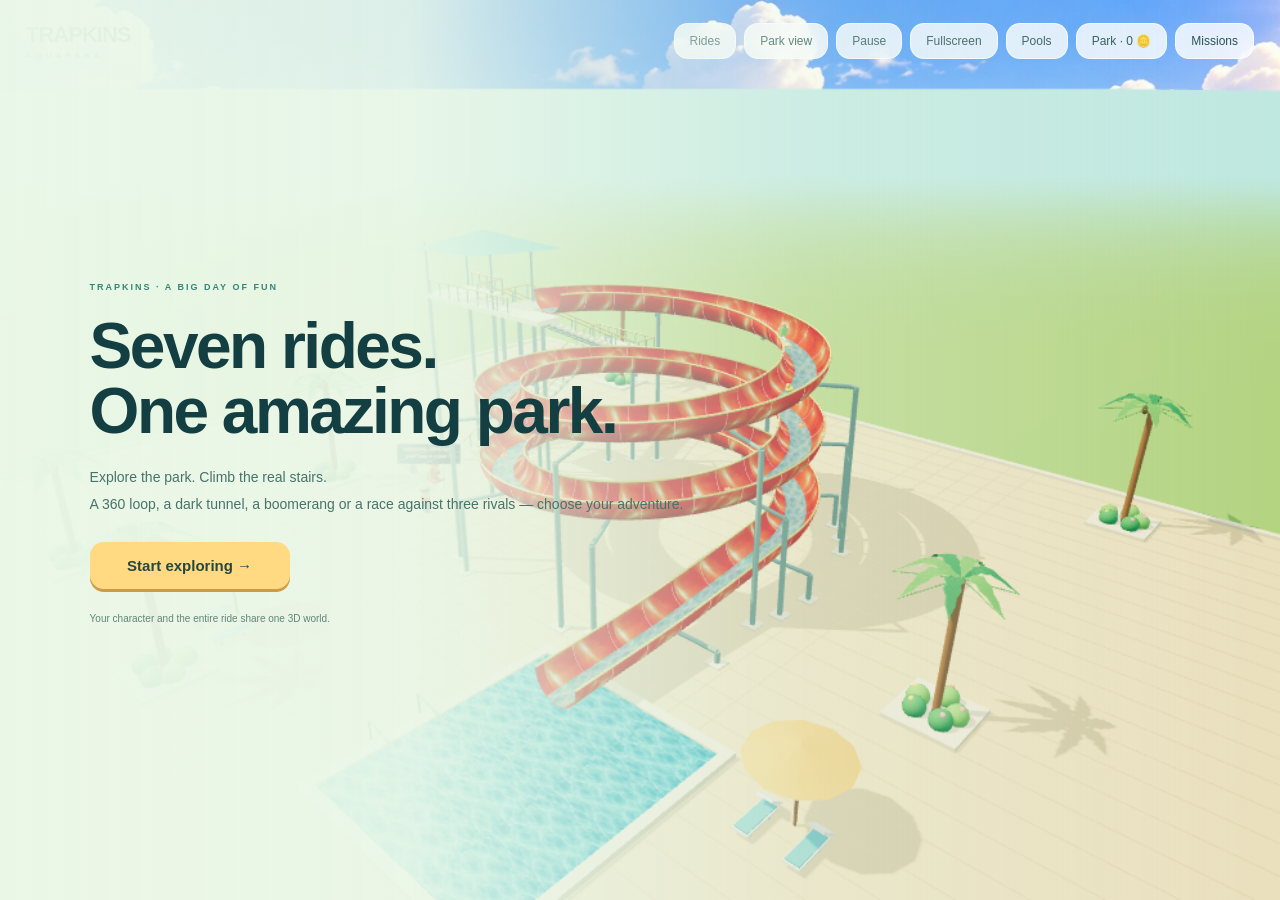
<file: index.html>
<!doctype html>
<html lang="en">
<head>
<meta charset="utf-8"><meta name="viewport" content="width=device-width,initial-scale=1,viewport-fit=cover">
<title>TRAPKINS — seven water slides</title>
<link rel="icon" href="data:image/svg+xml,%3Csvg xmlns='http://www.w3.org/2000/svg' viewBox='0 0 32 32'%3E%3Ctext y='26' font-size='27'%3E🌊%3C/text%3E%3C/svg%3E">
<link rel="stylesheet" href="slice.css?v=38">
</head>
<body>
<main id="scene" aria-label="3D aquapark with selectable rides"></main>
<header class="topbar"><div class="wordmark">TRAPKINS <span>AQUAPARK</span></div><div class="top-actions"><button id="view" title="Park overview">Park view</button><button id="pause" title="Pause">Pause</button><button id="fullscreen" title="Fullscreen">Fullscreen</button></div></header>
<section class="ride-card" hidden><span class="eyebrow">ONE RIDE · A FULL ADVENTURE</span><nav class="course-picker" aria-label="Choose a ride"><button data-course="spiral" class="selected">Spiral</button><button data-course="tunnel">Tunnel</button><button data-course="kamikaze">Kamikaze 360</button><button data-course="flush">Super Flush 🚽</button><button data-course="blackhole">Black Hole</button><button data-course="boomerang">Boomerang</button><button data-course="race">Rainbow Race</button></nav><h1>Sunny Spiral</h1><p id="instruction">Explore the park or head to the stairs.</p><div class="steps"><span data-phase="walk" class="active">01 Park</span><span data-phase="climb">02 Stairs</span><span data-phase="ride">03 Ride</span><span data-phase="pool">04 Pool</span></div><div class="progress"><i id="progress"></i></div></section>
<div id="race-hud" hidden aria-live="off"></div>
<div id="feedback" role="status" aria-live="polite"></div>
<div class="dock"><button id="go">RIDE <span>→</span></button><p id="controls"><kbd>WASD</kbd> / arrows to walk <b>·</b> click to move <b>·</b> <kbd>E</kbd> to ride</p></div>
<div class="touch-controls" aria-label="Movement"><button data-key="ArrowLeft">←</button><button data-key="ArrowUp">↑</button><button data-key="ArrowDown">↓</button><button data-key="ArrowRight">→</button></div>
<section id="welcome" class="welcome"><div><span class="eyebrow">TRAPKINS · A BIG DAY OF FUN</span><h2>Seven rides.<br>One amazing park.</h2><p>Explore the park. Climb the real stairs.<br>A 360 loop, a dark tunnel, a boomerang or a race against three rivals — choose your adventure.</p><button id="start" disabled>Loading the aquapark…</button><small>Your character and the entire ride share one 3D world.</small></div></section>
<div id="error" hidden>3D could not start. Open the game in Chrome, Edge or Safari with WebGL enabled.</div>
<script src="vendor/three.min.js"></script><script src="avatar3d.js?v=19"></script><script src="courses.js?v=38"></script><script src="park-camera.js?v=38"></script><script src="park-signs.js?v=38"></script><script src="lifeguards.js?v=38"></script><script src="park-layout.js?v=38"></script><script src="park-visitors.js?v=38"></script><script src="park-rides.js?v=38"></script><script src="ride-menu.js?v=38"></script><script src="park-missions.js?v=38"></script><script src="park-scenery.js?v=38"></script><script src="park-life.js?v=38"></script><script src="flush-water.js?v=38"></script><script src="slice.js?v=38"></script>
</body></html>
</file>
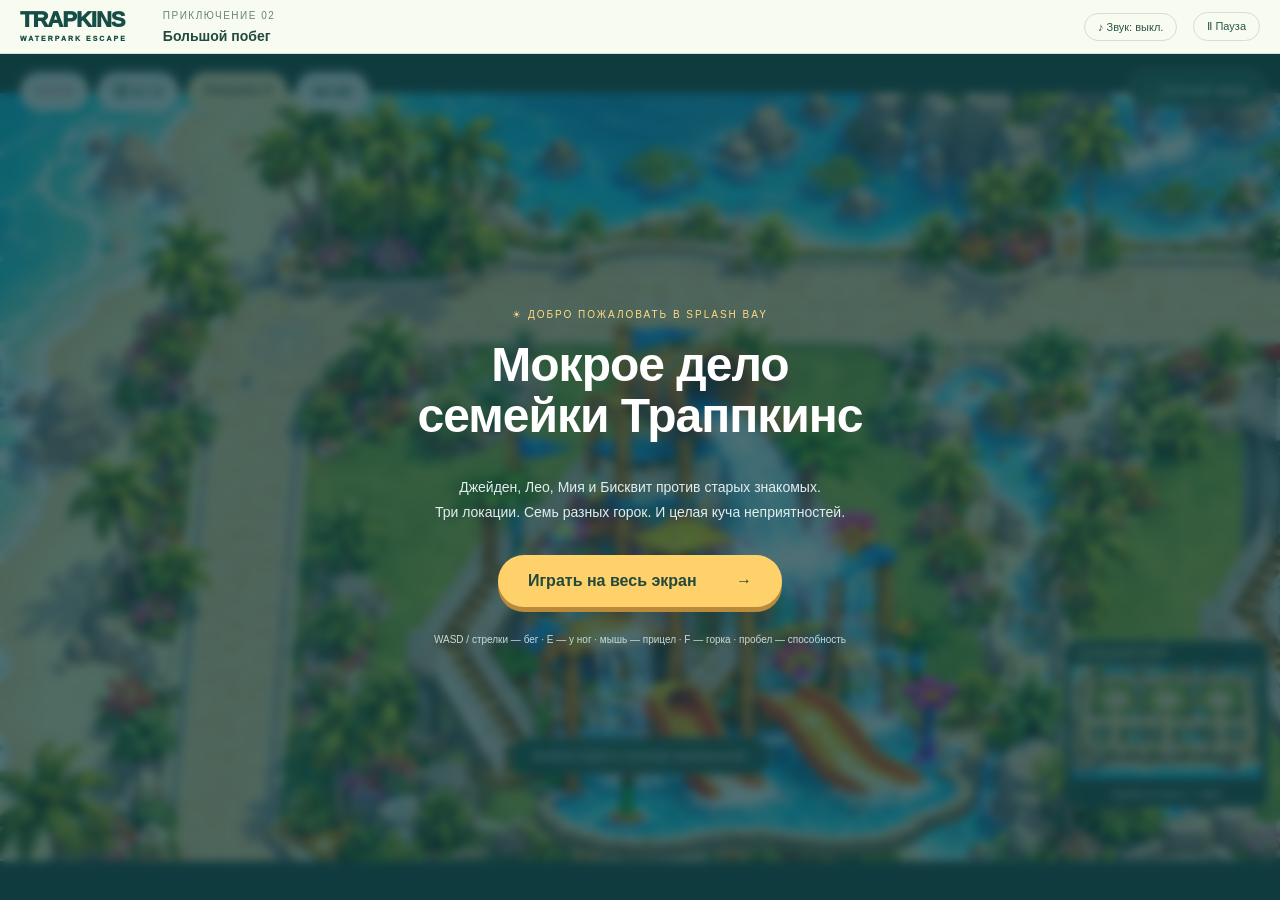
<file: park.html>
<!doctype html><html lang="ru"><meta charset="utf-8"><link rel="icon" href="data:image/svg+xml,%3Csvg xmlns='http://www.w3.org/2000/svg' viewBox='0 0 32 32'%3E%3Crect width='32' height='32' rx='8' fill='%23237c9a'/%3E%3C/svg%3E"><meta name="viewport" content="width=device-width,initial-scale=1"><title>Траппкинс · Аквапарк</title><link rel="stylesheet" href="style.css?v=11"><body><header><a class="brand" href="./">TRAPKINS<span>WATERPARK ESCAPE</span></a><div class="chapter">ПРИКЛЮЧЕНИЕ 02 <b>Большой побег</b></div><button id="sound">♪ Звук: выкл.</button><button id="pause">Ⅱ Пауза</button></header><main><section class="intro"><div><span class="eyebrow">БОЛЬШОЙ АКВАПАРК · СВОБОДНАЯ ПРОГУЛКА</span><h1>Каникулы пошли <em>не по плану.</em></h1><p>Знакомая банда снова здесь. Собери 3 ключа, перехитри грабителей и доберись до выхода!</p></div><div class="mission"><span>ТВОЯ МИССИЯ</span><strong id="objective">Найди ключи от выхода</strong><small>7 аттракционов · нажми на сушу, чтобы идти</small></div></section><nav class="locations" aria-label="Локации аквапарка"><button data-zone="0" class="active"><b>01</b> Солнечная бухта <small>Ведро, скорость и тройная гонка</small></button><button data-zone="1"><b>02</b> Тропические джунгли <small>Спираль и закрытая труба</small></button><button data-zone="2"><b>03</b> Арена больших горок <small>Рафт и бумеранг</small></button></nav><section class="game"><canvas id="game" width="1200" height="720" aria-label="Игровое поле аквапарка"></canvas><div class="park-zoom"><button id="zoom-out" title="Отдалить камеру">−</button><button id="zoom-in" title="Приблизить камеру">+</button></div><button id="fullscreen" title="Полный экран">⛶ Полный экран</button><div class="ingame-team"><span>КОМАНДА <small>1 / 2 / 3</small></span><div><button class="hero selected" data-hero="0" title="Джейден"><span class="hero-portrait hero-portrait-0" aria-hidden="true"></span><b>Джейден</b><kbd>1</kbd></button><button class="hero " data-hero="1" title="Лео"><span class="hero-portrait hero-portrait-1" aria-hidden="true"></span><b>Лео</b><kbd>2</kbd></button><button class="hero " data-hero="2" title="Мия"><span class="hero-portrait hero-portrait-2" aria-hidden="true"></span><b>Мия</b><kbd>3</kbd></button></div><p id="pursuit">Бисквит прикрывает команду</p></div><button id="ride-action" hidden>F · На горку →</button><div class="ingame-locations"><button data-zone="0">Бухта · 3 горки</button><button data-zone="1">Джунгли · 2 горки</button><button data-zone="2">Арена · 2 горки</button></div><div class="action-dock"><button id="place-action"><kbd>E</kbd> Поставить ловушку</button><button id="power-action"><kbd>Пробел</kbd> Способность</button><button id="pause-ingame">Ⅱ</button><span><kbd>WASD</kbd> / стрелки — бег · <kbd>E</kbd> поставить ловушку</span></div><div class="trapbar"><button data-trap="foam" class="active">◌ Пена</button><button data-trap="puddle">≈ Лужа</button><button data-trap="bucket">↓ Ведро</button><button data-trap="seal">◒ Котик</button><button data-trap="spring">◎ Пружина</button></div><div class="hud"><span id="hearts">♥ ♥ ♥</span><span id="keys">⚿ 0 / 3</span><span id="trap-count">Ловушки: 9</span><span id="time">00:00</span></div><div class="toast" id="toast">Выбери героя и начинай приключение</div><div class="overlay" id="overlay"><div class="badge">☀ ДОБРО ПОЖАЛОВАТЬ В SPLASH BAY</div><h2 id="title">Мокрое дело<br>семейки Траппкинс</h2><p id="message">Джейден, Лео, Мия и Бисквит против старых знакомых.<br>Три локации. Семь разных горок. И целая куча неприятностей.</p><button id="start">Играть на весь экран <span>→</span></button><small>WASD / стрелки — бег · E — у ног · мышь — прицел · F — горка · пробел — способность</small></div><div class="mobile"><div><button data-key="ArrowUp">↑</button><br><button data-key="ArrowLeft">←</button><button data-key="ArrowDown">↓</button><button data-key="ArrowRight">→</button></div><div><button data-key="e">Ловушка</button><button data-key=" ">Сила</button></div></div></section><section class="bottom"><div class="team"><span class="label">ТВОЯ КОМАНДА <small>1 / 2 / 3 — сменить героя</small></span><div class="heroes"><button class="hero selected" data-hero="0"><span class="hero-portrait hero-portrait-0" aria-hidden="true"></span><span><b>Джейден</b><small>Мастер ловушек</small></span><i>1</i></button><button class="hero" data-hero="1"><span class="hero-portrait hero-portrait-1" aria-hidden="true"></span><span><b>Лео</b><small>Суперскорость</small></span><i>2</i></button><button class="hero" data-hero="2"><span class="hero-portrait hero-portrait-2" aria-hidden="true"></span><span><b>Мия</b><small>Невидимость</small></span><i>3</i></button></div></div><div class="controls"><span class="label">ПЛАН ПОБЕГА</span><p><kbd>E</kbd> Выбранная ловушка <kbd>Пробел</kbd> Способность</p><p><span id="stock">Ловушки: 5</span><span id="power">Способность готова</span></p></div></section><footer><span>Бисквит хватает грабителей за штанину и задерживает погоню.</span><span>Нажми на название горки или подойди и нажми F</span></footer></main><script src="vendor/three.min.js"></script><script src="ride3d.js?v=11"></script><script src="avatar3d.js?v=11"></script><script src="game.js?v=11"></script></body></html>
</file>
<file: slice.css>
*{box-sizing:border-box}html,body{margin:0;width:100%;height:100%;overflow:hidden;font-family:Arial,sans-serif;color:#143f42;background:#bbe5ec}button{font:inherit;cursor:pointer;touch-action:manipulation}button:focus-visible{outline:3px solid #ffffff;outline-offset:4px}#scene{position:fixed;inset:0;background:#bfe9ef url('assets/ride-panorama-v9.webp') center/cover}#scene canvas{display:block;width:100%;height:100%}.topbar{position:absolute;left:26px;right:26px;top:22px;display:flex;align-items:center;justify-content:space-between;pointer-events:none}.wordmark{font-size:22px;font-weight:900;letter-spacing:-1px;color:#123f40;text-shadow:0 1px 9px #fff}.wordmark span{display:block;font-size:8px;letter-spacing:4px;margin-top:3px}.top-actions{display:flex;gap:8px;pointer-events:auto}.top-actions button{border:1px solid #ffffffc0;background:#ffffffcf;backdrop-filter:blur(10px);padding:10px 15px;border-radius:14px;color:#234f4e;font-size:12px}.ride-card{position:absolute;top:98px;left:26px;width:310px;padding:22px 23px;background:#fffdf0ec;border:1px solid #fff;border-radius:22px;box-shadow:0 12px 40px #214d4210;pointer-events:none}.eyebrow{font-size:9px;font-weight:800;letter-spacing:2px;color:#358577}h1{font-size:25px;letter-spacing:-.8px;margin:10px 0}.ride-card p{font-size:12px;line-height:1.65;color:#537673;min-height:40px;margin:0 0 18px}.steps{display:grid;grid-template-columns:1fr 1fr;gap:9px}.steps span{font-size:10px;color:#78938a}.steps .active{color:#166f61;font-weight:700}.progress{height:4px;background:#dce8db;border-radius:5px;margin-top:16px;overflow:hidden}.progress i{display:block;width:0;height:100%;background:#e8a83a;border-radius:5px;transition:width .15s}.dock{position:absolute;bottom:24px;left:50%;transform:translateX(-50%);display:flex;align-items:center;gap:20px;background:#133f3ce8;backdrop-filter:blur(12px);padding:10px 12px;border:1px solid #ffffff50;border-radius:22px;max-width:95vw}.dock>button,.welcome button{border:0;background:#ffda82;border-radius:14px;color:#27473e;font-weight:800;box-shadow:0 3px 0 #cc9c46;padding:15px 23px;white-space:nowrap}.dock>button span{margin-left:24px}.dock p{font-size:10px;color:#e0ede1;white-space:nowrap;margin:0 13px 0 0}.dock b{margin:0 8px;color:#84aaa0}kbd{font:inherit;border:1px solid #ffffff50;border-radius:4px;padding:3px 5px}.welcome{position:fixed;inset:0;display:grid;align-items:center;padding:7vw;background:linear-gradient(90deg,#eaf7e8fa 0%,#eaf7e8ed 32%,#eaf7e850 63%,transparent);z-index:5}.welcome[hidden]{display:none}.welcome h2{font-size:clamp(34px,5vw,65px);line-height:1.02;letter-spacing:-2.5px;margin:20px 0}.welcome p{font-size:14px;line-height:1.9;color:#47736b}.welcome button{display:block;margin-top:25px;min-width:200px;font-size:15px}.welcome button:disabled{opacity:.6;cursor:wait}.welcome small{display:block;margin-top:24px;font-size:10px;color:#628578}#feedback{position:absolute;bottom:112px;left:50%;transform:translateX(-50%);padding:10px 22px;border-radius:20px;color:#fff8da;background:#1c5550e6;font-size:12px;opacity:0;transition:opacity .2s;pointer-events:none}#feedback.visible{opacity:1}.touch-controls{display:none}#error{position:fixed;inset:35% 15%;padding:35px;background:#fff7dd;border-radius:20px;z-index:10;text-align:center}body.riding .ride-card{background:#153f3ce8;color:#fff9df}body.riding .ride-card p,body.riding .eyebrow{color:#c6ded0}body.riding .steps .active{color:#ffda82}body.riding .dock>button{display:none}@media(max-width:760px){.topbar{top:12px;left:14px;right:14px}.wordmark{font-size:18px}.top-actions button{padding:9px 10px;font-size:10px}.ride-card{top:74px;left:14px;padding:15px 16px;width:240px}.ride-card h1{font-size:21px}.ride-card p{font-size:11px;margin-bottom:12px;min-height:34px}.steps span{font-size:9px}.dock{bottom:18px;gap:10px;padding:8px}.dock>button{padding:12px 17px}.dock p{font-size:9px;white-space:normal;line-height:1.6}.dock b{margin:0 3px}.touch-controls{position:absolute;bottom:102px;left:16px;display:flex;gap:5px}.touch-controls button{width:40px;height:40px;border:1px solid #fff8;background:#ffffffcf;color:#23584e;border-radius:12px;touch-action:none}.welcome{padding:24px;background:linear-gradient(90deg,#eaf7e8f5,#eaf7e8c0 65%,#eaf7e855)}.welcome h2{letter-spacing:-1.5px}.welcome p{font-size:12px}.welcome small{max-width:250px;line-height:1.6}#feedback{bottom:155px;max-width:90vw;text-align:center;white-space:nowrap;font-size:10px}}@media(max-height:550px){.ride-card{top:63px;padding:12px 15px;width:240px}.ride-card p{display:none}.ride-card h1{font-size:20px;margin:7px 0}.steps{gap:6px}.dock{bottom:10px}.welcome h2{font-size:36px;margin:12px 0}.welcome p{font-size:11px}.welcome small{display:none}.welcome button{margin-top:14px}.touch-controls{bottom:78px}}

@media(max-width:760px){.dock{width:calc(100% - 28px);max-width:500px}.dock>button{width:100%}.dock p{display:none}.dock:has(>button[hidden]),body.riding .dock{display:none}.touch-controls{bottom:100px}body.riding .touch-controls{bottom:24px}body[data-mode="climb"] .touch-controls,body[data-mode="platform"] .touch-controls,body[data-mode="splash"] .touch-controls,body[data-mode="exit"] .touch-controls{display:none}}

body:has(.welcome:not([hidden])) .ride-card,body:has(.welcome:not([hidden])) .dock,body:has(.welcome:not([hidden])) .touch-controls{visibility:hidden}

.course-picker{display:flex;gap:5px;margin:12px 0 6px;pointer-events:auto}.course-picker button{flex:1;border:1px solid #539e9b55;border-radius:9px;background:#e6f1e8;padding:8px 10px;color:#2d625c;font-size:11px;font-weight:700}.course-picker button.selected{background:#ffdc89;border-color:#ddb34f;color:#3e573f}.course-picker button:disabled{cursor:default}.course-picker button:not(.selected):disabled{opacity:.5}body.tunnel .course-picker button.selected{background:#b1eaff;border-color:#71c6ec;color:#235a75}body.tunnel.riding .ride-card{background:#142f50eb}body.tunnel.riding .progress i{background:#83e8ff}@media(max-width:760px){.course-picker{margin-top:10px}.course-picker button{font-size:10px;padding:7px}}

.course-picker{display:grid;grid-template-columns:1fr 1fr}.course-picker button{white-space:normal;min-height:34px}body.riding .course-picker button.selected{color:#233b39}body.kamikaze .course-picker button.selected{background:#ffb29f;border-color:#ec6a45}body.flush .course-picker button.selected{background:#e1c6ff;border-color:#a97bcc}@media(max-width:760px){.course-picker button{min-height:30px;padding:6px 3px;font-size:9px}}

#race-hud{position:absolute;top:100px;right:26px;padding:14px 20px;background:#143f42e8;color:white;border:1px solid #b7f8ff;border-radius:16px;font-size:20px;font-weight:800;font-variant-numeric:tabular-nums;pointer-events:none}body.race .course-picker button.selected{background:#8be9ff}body.blackhole.riding .ride-card{background:#101b35ed}body.blackhole .course-picker button.selected{background:#c2afff}body.blackhole.riding .wordmark{color:#b8faff}body.riding .course-picker{display:none}@media(max-width:760px){#race-hud{top:82px;right:12px;padding:9px 12px;font-size:15px}}

@media(max-width:760px){body.race.riding .ride-card{top:128px}}

#race-hud{white-space:pre-line;font-size:16px;line-height:1.5;min-width:210px}body.race.boosting #scene:after{content:"";position:absolute;inset:0;pointer-events:none;box-shadow:inset 0 0 90px #66efff88;border:3px solid #9affff66}body.race.boosting #race-hud{border-color:#71ffac;color:#b5ffdb}@media(max-width:760px){#race-hud{font-size:12px;min-width:165px}body.race.riding .ride-card{top:192px}}

#park-panel{position:fixed;z-index:8;right:18px;top:76px;width:330px;max-height:calc(100dvh - 110px);overflow:auto;box-sizing:border-box;padding:20px;border:1px solid #fff;border-radius:18px;background:#fff9eaf5;color:#183f44;box-shadow:0 10px 40px #163b4a44}#park-panel[hidden],#swim-hud[hidden],#boost-button[hidden]{display:none}#park-panel h2{font-size:21px;margin:12px 0}#park-panel p{font-size:13px;line-height:1.5}#park-panel button{display:block;width:100%;margin:7px 0;padding:11px;border:1px solid #a8c9bc;border-radius:10px;background:#e5f4ed;color:#174e4b;text-align:left}#park-panel .panel-close{width:auto;margin-left:auto;font-size:12px;padding:7px}#park-panel input{box-sizing:border-box;width:100%;padding:10px;border:1px solid #9ab8b1;border-radius:8px;font:inherit}#park-panel table{width:100%;border-collapse:collapse;font-size:11px}#park-panel td,#park-panel th{padding:9px 4px;border-bottom:1px solid #c4d9cf;text-align:left}#boost-button{position:fixed;right:22px;bottom:26px;border:2px solid #fff4b8;border-radius:18px;background:#ffcc58;color:#264b3a;padding:15px;font-weight:bold;z-index:3;touch-action:none}#boost-button[aria-pressed="true"]{background:#80f3ba}#swim-hud{position:fixed;right:20px;bottom:24px;z-index:4;width:310px;padding:15px;background:#123f4de8;color:white;border:1px solid #c4faff;border-radius:18px}#swim-hud p{font-size:12px;line-height:1.5}#swim-hud meter{width:100%;height:22px}#swim-hud button{padding:10px;margin:3px;border:0;border-radius:9px;background:#def8f2;color:#123f4d;font-size:12px}body[data-mode="swim"] .dock,body[data-mode="rescue"] .dock,body[data-mode="rescue"] .touch-controls{display:none}@media(max-width:760px){.wordmark{display:none}.topbar{justify-content:flex-end}.top-actions{gap:4px}.top-actions button{font-size:9px;padding:9px 7px}#park-panel{right:10px;top:62px;width:min(340px,calc(100vw - 20px));max-height:calc(100dvh - 80px)}#boost-button{right:12px;bottom:22px;padding:12px;font-size:12px}#swim-hud{right:10px;bottom:78px;width:260px;padding:10px}body[data-mode="swim"] .ride-card{display:none}}

#selfie-preview{width:100%;height:auto;border-radius:14px;margin:12px 0}body[data-mode="swim"] .touch-controls{bottom:24px}

body[data-mode="swim"] .ride-card,body[data-mode="rescue"] .ride-card,body[data-mode="swim"] #race-hud,body[data-mode="rescue"] #race-hud{display:none}

body.park-overview .dock,body.park-overview .touch-controls,body.park-overview #race-hud{display:none}body.park-overview:after{content:"Whole park · drag to orbit · pinch / scroll to zoom · click a ride";position:fixed;left:20px;bottom:20px;padding:12px 18px;background:#123f4de8;color:white;border-radius:14px;pointer-events:none;font-size:13px}

#ride-reward-hud{position:fixed;right:22px;bottom:94px;background:#123f4ddd;color:#b5ffe2;border:1px solid #adf4e8;border-radius:12px;padding:9px 13px;font-size:13px;pointer-events:none}#ride-reward-hud[hidden]{display:none}@media(max-width:760px){#ride-reward-hud{right:12px;bottom:82px;font-size:11px;padding:7px 9px}}

#boost-button{width:232px;display:flex;flex-direction:column;gap:5px;text-align:left;box-shadow:0 6px 18px #103e3c44}#boost-button strong{font-size:15px}#boost-button span{font-size:10px;font-weight:normal}#boost-meter{width:100%;height:16px}#boost-tip{position:fixed;z-index:5;right:22px;bottom:185px;width:240px;padding:16px;border:2px solid #ffe19a;border-radius:18px;background:#113b4cf5;color:#fff7d9;font-size:13px;box-shadow:0 8px 30px #102b3b55}#boost-tip p{line-height:1.6}#boost-tip button{background:#ffdc80;color:#173e42;border:0;border-radius:10px;padding:10px 20px;font-weight:bold}#boost-tip[hidden]{display:none}#ride-reward-hud{bottom:140px}body[data-mode="parkclimb"] .touch-controls,body[data-mode="parkexit"] .touch-controls{display:none}@media(max-width:760px){#boost-button{width:190px;right:10px;bottom:20px;padding:11px}#boost-tip{right:10px;bottom:180px;width:210px;font-size:12px}#ride-reward-hud{bottom:133px}}

.ride-card[hidden],#mission-panel[hidden],#mission-tracker[hidden]{display:none!important}#mission-panel{position:fixed;z-index:9;right:18px;top:76px;width:350px;max-height:calc(100dvh - 108px);overflow:auto;padding:20px;border:1px solid #fff;border-radius:18px;background:#fff9edf7;color:#173f45;box-shadow:0 12px 40px #173e4b55}#mission-panel h2{margin:10px 0;font-size:22px}#mission-panel>p{font-size:12px;line-height:1.6}.mission-card{padding:13px;margin:10px 0;border:1px solid #b7d5c8;border-radius:14px;background:#f7fff9}.mission-card h3{margin:0 0 6px;font-size:16px}.mission-card p{font-size:12px;line-height:1.5;margin:6px 0}.mission-card progress{width:100%;height:13px;accent-color:#42ae95}.mission-progress{font-size:11px;line-height:1.6;color:#3d6b65}.mission-card button{border:0;background:#ffda7b;color:#173f45;padding:9px 12px;margin:8px 5px 0 0;border-radius:9px;font-weight:bold}.mission-card button:disabled{background:#dfebe5;color:#6a8880;cursor:default}.mission-card .mission-go{background:#d4f1eb;font-size:11px}#mission-panel .panel-close{display:block;margin-left:auto;padding:7px 10px;border:0;border-radius:9px;background:#e3eee8;color:#285855}#mission-tracker{position:fixed;z-index:3;top:88px;left:20px;max-width:280px;border:1px solid #c7ffdc;background:#174a42ed;color:#eeffcf;border-radius:12px;padding:11px 14px;text-align:left;font-size:12px;box-shadow:0 5px 20px #123d3430}.ride-menu-open #mission-tracker{display:none}.top-actions{flex-wrap:wrap;justify-content:flex-end}body[data-mode="menu"] #rides-toggle,body[data-mode="menu"] #missions-toggle{visibility:hidden}@media(max-width:760px){.ride-card{top:100px}#park-panel,#mission-panel{top:96px;max-height:calc(100dvh - 116px)}#mission-panel{right:10px;width:min(350px,calc(100vw - 20px));padding:14px}#mission-tracker{top:100px;left:14px;max-width:220px;font-size:11px}}

#return-to-park{border:1px solid #b2e1cf;border-radius:12px;background:#d9f7e9;color:#174a42;padding:14px 18px;font-weight:bold;white-space:nowrap}#return-to-park[hidden]{display:none}@media(max-width:760px){.dock:has(#return-to-park:not([hidden])){flex-wrap:wrap}.dock #return-to-park{padding:10px 14px}}

#queue-hud{position:fixed;left:50%;bottom:100px;transform:translateX(-50%);z-index:8;background:#123f4bf2;color:#fff6d4;padding:16px;border:1px solid #b5eaca;border-radius:16px;width:min(360px,92vw);text-align:center}#queue-hud[hidden]{display:none}#queue-hud p{font-size:12px}#queue-hud button{padding:10px;margin:4px;border:0;border-radius:9px;background:#ffe097;color:#17473f}body[data-mode="queue"] .touch-controls{display:none}
</file>
<file: style.css>
*{box-sizing:border-box}body{margin:0;background:#f3f5ee;color:#163e3c;font-family:Arial,sans-serif}header{height:88px;border-bottom:1px solid #d7dfd6;display:flex;align-items:center;gap:16px;padding:0 5%;background:#fbfcf6}.brand{font-size:27px;font-weight:1000;letter-spacing:-1px;color:#164d46;text-decoration:none;line-height:.85}.brand span{display:block;font-size:9px;letter-spacing:2px;margin-top:9px}.chapter{margin-left:45px;font-size:10px;letter-spacing:1.5px;color:#6b8378}.chapter b{display:block;font-size:14px;letter-spacing:0;margin-top:7px;color:#24493f}header button{border:1px solid #d4ded1;border-radius:30px;padding:12px 19px;background:transparent;color:#2e554b;cursor:pointer}#sound{margin-left:auto}main{max-width:1320px;margin:auto;padding:32px 40px}.intro{display:flex;justify-content:space-between;align-items:center;margin-bottom:27px;gap:24px}.eyebrow{font-size:10px;font-weight:bold;letter-spacing:2px;color:#698275}h1{font-size:36px;letter-spacing:-1.3px;margin:12px 0}h1 em{color:#ee774b;font-style:normal}.intro p{font-size:13px;color:#6a8077;margin:0}.mission{border-left:3px solid #efb74e;padding:5px 20px;flex-shrink:0}.mission span,.mission strong,.mission small{display:block}.mission span{font-size:9px;letter-spacing:2px;color:#6a8077}.mission strong{font-size:16px;margin:8px 0}.mission small{font-size:11px;color:#6a8077}.game{position:relative;border-radius:22px;overflow:hidden;background:#74d4d3;border:6px solid white;box-shadow:0 12px 35px #224f3d15}canvas{display:block;width:100%;height:auto}.hud{position:absolute;top:18px;left:20px;display:flex;gap:8px;pointer-events:none}.hud span{padding:11px 17px;background:#fffffff0;border-radius:30px;font-weight:bold;color:#28574d;font-size:15px}#hearts{color:#ed755e}.toast{position:absolute;bottom:18px;left:50%;transform:translateX(-50%);background:#164c43ed;border:1px solid #ffffff30;color:white;border-radius:24px;padding:11px 22px;white-space:nowrap;font-size:12px;pointer-events:none}.overlay{position:absolute;inset:0;background:#103d44bb;backdrop-filter:blur(5px);display:flex;align-items:center;justify-content:center;flex-direction:column;text-align:center;color:white}.overlay[hidden]{display:none}.badge{font-size:10px;letter-spacing:2px;color:#ffdc83}h2{font-size:48px;line-height:1.05;letter-spacing:-1px;margin:20px 0}.overlay p{font-size:14px;line-height:1.8;color:#e0eeee}.overlay button{background:#ffd16b;color:#23483c;border:0;border-radius:40px;padding:17px 30px;font-size:16px;font-weight:bold;margin:15px;cursor:pointer;box-shadow:0 5px 0 #b98a3b}.overlay button span{margin-left:35px}.overlay small{font-size:10px;color:#c5dcda;margin-top:12px}.bottom{display:flex;justify-content:space-between;gap:25px;margin-top:25px}.label{font-size:10px;font-weight:bold;letter-spacing:1.5px}.label small{font-weight:normal;letter-spacing:0;color:#7b8b7d;margin-left:15px}.heroes{display:flex;gap:10px;margin-top:12px}.hero{display:flex;align-items:center;text-align:left;border:1px solid #d9e0d3;border-radius:13px;background:#fafbf5;padding:5px 13px 0 7px;gap:8px;color:#254c43;cursor:pointer;min-width:165px}.hero.selected{border:2px solid #398c73;background:#e8f0df}.hero img{height:62px;width:40px;object-fit:contain}.hero b,.hero small{display:block}.hero b{font-size:13px}.hero small{font-size:10px;color:#7b8b7d;margin-top:5px}.hero i{font-size:10px;color:#83937e;margin-left:auto;align-self:flex-start;margin-top:7px}.controls{min-width:310px}kbd{background:white;border:1px solid #d4decd;padding:4px 7px;border-radius:5px;font-size:10px}.controls p{font-size:11px;color:#6e8276;display:flex;align-items:center;gap:10px}.controls p:last-child{justify-content:space-between}footer{display:flex;justify-content:space-between;font-size:10px;color:#829184;margin-top:22px}.mobile{display:none}@media(max-width:800px){main{padding:20px 12px}header{padding:0 18px;height:70px}.chapter{display:none}header button{font-size:10px;padding:9px}.intro{display:block}h1{font-size:27px}.mission{display:none}.bottom{display:block}.heroes{gap:5px}.hero{min-width:0;flex:1;padding:3px}.hero img{width:30px;height:48px}.hero small{font-size:8px}.hero i{display:none}.controls{margin-top:15px}h2{font-size:27px}.overlay p{font-size:11px}.overlay small{display:none}.badge{font-size:8px}.overlay button{padding:12px 20px;margin:5px}.hud{top:7px;left:7px}.hud span{font-size:10px;padding:6px 10px}.toast{font-size:9px;padding:6px 12px;bottom:8px}footer{gap:15px;line-height:1.5}.mobile{display:flex;position:absolute;bottom:40px;left:10px;right:10px;justify-content:space-between;pointer-events:none}.mobile button{pointer-events:auto;background:#ffffffb0;border:0;border-radius:8px;padding:9px;color:#1c5d52;touch-action:none}.intro p{line-height:1.6}}
.game:has(.overlay:not([hidden])) .mobile{display:none}@media(max-width:800px){.overlay{padding:12px}.overlay h2{font-size:23px;margin:7px 0}.overlay p{font-size:10px;line-height:1.4;margin:5px 0}.badge{display:none}.overlay button{font-size:12px;padding:10px 18px}.overlay button span{margin-left:10px}}

.locations{display:flex;gap:10px;margin:0 0 16px}.locations button{flex:1;border:1px solid #d5dfcf;background:#e9efdf;border-radius:12px;padding:12px 16px;text-align:left;color:#35594b;cursor:pointer;font-size:13px}.locations b{font-size:11px;opacity:.5;margin-right:10px}.locations small{display:block;margin:5px 0 0 27px;opacity:.6;font-size:10px}.locations button.active{background:#245b48;color:#f3f4df;border-color:#245b48}.game{background:#70b76c}@media(max-width:800px){.locations{gap:5px}.locations button{padding:9px 6px;font-size:10px}.locations small{display:none}.locations b{margin-right:3px}.game canvas{min-height:280px;object-fit:cover;object-position:center}.mobile{bottom:38px}}

#fullscreen{position:absolute;right:15px;top:17px;border:1px solid #ffffff90;background:#215b4ddf;color:white;padding:10px 15px;border-radius:24px;cursor:pointer;z-index:3}.trapbar{display:flex;position:absolute;bottom:52px;left:50%;transform:translateX(-50%);gap:5px;z-index:3;background:#164c43dd;padding:7px;border-radius:16px}.trapbar button{border:1px solid #ffffff40;color:#f3ffeb;background:transparent;padding:9px 13px;border-radius:10px;cursor:pointer;white-space:nowrap}.trapbar button.active{background:#ffda7f;color:#274d43;border-color:#ffda7f}.game:has(.overlay:not([hidden])) .trapbar{display:none}.game:fullscreen{width:100vw;height:100dvh;border:0;border-radius:0;background:#133d35;display:flex;align-items:center;justify-content:center}.game:fullscreen canvas{width:100%;height:100%;object-fit:contain;min-height:0}.game:fullscreen .hud{top:20px;left:20px}.game:fullscreen .trapbar{bottom:55px}.game:fullscreen .toast{bottom:15px}.game:fullscreen .mobile{bottom:60px}.game:fullscreen .overlay{z-index:4}body{min-height:100dvh}@media(max-width:800px){.trapbar{bottom:10px;padding:4px;gap:2px}.trapbar button{font-size:9px;padding:7px 6px}#fullscreen{font-size:9px;padding:6px;top:6px;right:6px}.game .toast{display:none}.game:fullscreen .trapbar{bottom:12px}.game:fullscreen .mobile{bottom:64px}.game:fullscreen .overlay h2{font-size:30px}}

.game.riding .trapbar{display:none}.game.riding .mobile{bottom:30px}.game.riding .toast{bottom:12px}

.ingame-team{position:absolute;top:78px;left:18px;width:214px;padding:11px;background:#164a42ed;border:1px solid #ffffff45;border-radius:15px;color:#effadd;z-index:3}.ingame-team>span{font-size:9px;letter-spacing:1.5px}.ingame-team small{float:right;opacity:.6}.ingame-team>div{display:flex;gap:5px;margin-top:8px}.ingame-team .hero{display:flex;flex-direction:column;min-width:0;flex:1;gap:1px;padding:4px 1px 7px;background:#ffffff0b;border:1px solid #ffffff30;color:#f6ffdf;position:relative;border-radius:9px}.ingame-team .hero.selected{background:#e3ba66;color:#294c3f;border-color:#ffe2a3}.ingame-team .hero img{height:48px;width:35px}.ingame-team .hero b{font-size:9px}.ingame-team .hero kbd{position:absolute;right:3px;top:3px;font-size:8px;padding:1px 3px;color:#35594a}.ingame-team p{font-size:9px;line-height:1.5;margin:9px 0 0;color:#f7deb5}.action-dock{position:absolute;bottom:13px;left:50%;transform:translateX(-50%);display:flex;align-items:center;gap:8px;z-index:3;white-space:nowrap;padding:7px 12px;background:#143d37f0;border:1px solid #ffffff30;border-radius:13px;color:#deefdf}.action-dock button{border:1px solid #f3d99a99;border-radius:8px;padding:8px 12px;background:#f7d486;color:#244d40;font-weight:bold;cursor:pointer}.action-dock button:disabled{opacity:.6;cursor:default}.action-dock span{font-size:9px}.action-dock kbd{color:#244d40}.game .toast{bottom:125px}.game:fullscreen .toast{bottom:128px}.trapbar,.game:fullscreen .trapbar{bottom:67px}.game.riding .trapbar{display:flex}.game.riding .toast{bottom:128px}.game:has(.overlay:not([hidden])) .ingame-team,.game:has(.overlay:not([hidden])) .action-dock{display:none}.game.riding .ingame-team{opacity:.93}@media(max-width:800px){.ingame-team{top:42px;left:7px;width:155px;padding:6px}.ingame-team .hero img{height:30px;width:24px}.ingame-team .hero b{font-size:7px}.ingame-team p{display:none}.ingame-team>span{font-size:8px}.action-dock{bottom:6px;padding:5px}.action-dock span{display:none}.action-dock button{font-size:10px;padding:6px}.trapbar,.game:fullscreen .trapbar{bottom:50px}.game.riding .mobile,.game:fullscreen .mobile{bottom:95px}.game .toast{display:none}.game:fullscreen .ingame-team{top:55px}}

.trapbar button{display:flex;align-items:center;gap:5px}.trap-icon{display:inline-block;flex:0 0 30px;width:30px;height:32px;background-image:url('assets/trap-atlas.webp');background-repeat:no-repeat;background-size:500% 200%;filter:drop-shadow(0 2px 2px #17382b55)}@media(max-width:800px){.trap-icon{width:22px;height:24px;flex-basis:22px}.trapbar button{gap:2px;padding:5px}.trapbar button>span:last-child{font-size:8px}}

#place-action{background:#f49a5c!important;border-color:#ffdeb0!important;color:#2b4237!important}.trapbar:before{content:'НАЖМИ — ПОСТАВИТЬ';position:absolute;top:-18px;left:10px;font-size:8px;letter-spacing:1px;color:#fff7cb;text-shadow:0 1px 3px #164139}.hud #trap-count{background:#ffe6ac;color:#35553e;font-size:12px}.action-dock button{white-space:nowrap}.action-dock{max-width:96vw}.action-dock span{white-space:normal;max-width:230px}@media(max-width:800px){.hud{gap:3px}.hud span{padding:5px 7px}.hud #trap-count{font-size:9px}.action-dock button{font-size:8px;padding:6px 7px}.action-dock{gap:4px}}

#ride-action{position:absolute;bottom:135px;left:50%;transform:translateX(-50%);z-index:4;border:1px solid #fff1bd;background:#ffdf91;color:#244c40;font-size:13px;font-weight:bold;padding:11px 22px;border-radius:24px;cursor:pointer;box-shadow:0 5px 18px #183a4550}#ride-action[hidden]{display:none}.ingame-locations{position:absolute;right:16px;top:68px;display:flex;gap:4px;z-index:3}.ingame-locations button{font-size:9px;border:1px solid #ffffff40;border-radius:14px;background:#16483fe8;color:#fff5d1;padding:7px 11px;cursor:pointer}.ingame-locations button.active{background:#f1d58c;color:#315441}.game:has(.overlay:not([hidden])) .ingame-locations{display:none}@media(max-width:800px){.ingame-locations{top:44px;right:5px;flex-direction:column;gap:2px}.ingame-locations button{padding:4px 6px;font-size:8px}#ride-action{font-size:10px;bottom:110px;padding:8px 15px}}

.game.aiming canvas{cursor:crosshair}#place-action.targeting{background:#fff0bd!important;box-shadow:0 0 0 3px #fff2c455}.trapbar:before{content:'ВЫБЕРИ → НАЖМИ НА ДОРОЖКУ'}.game.climbing .trapbar{opacity:.95}.game.climbing #ride-action{display:none}@media(max-width:800px){.game.climbing .mobile{bottom:95px}}

/* The park is the primary screen. */
html,body{width:100%;height:100%;overflow:hidden;background:#123b35}header{height:54px;padding:0 20px;background:#f8fbef}.brand{font-size:22px}.brand span{font-size:7px;margin-top:6px}.chapter{margin-left:20px}header button{padding:7px 13px;font-size:11px}main{width:100%;height:calc(100dvh - 54px);max-width:none;margin:0;padding:0}.intro,nav.locations,.bottom,footer{display:none}.game{width:100%;height:100%;border:0;border-radius:0;box-shadow:none;display:flex;align-items:center;justify-content:center;background:#123b35}.game canvas{width:100%;height:100%;min-height:0;object-fit:contain}.hero-portrait{display:block;width:45px;height:65px;flex-shrink:0;background-image:url('assets/block-heroes-v9.webp');background-size:300% 800%;background-repeat:no-repeat}.hero-portrait-0{background-position:0 0}.hero-portrait-1{background-position:50% 0}.hero-portrait-2{background-position:100% 0}.ingame-team .hero-portrait{height:68px;width:55px}.ingame-team{width:230px}.ingame-team .hero b{font-size:10px}.trapbar:before{content:'ВЫБЕРИ → УКАЖИ МЕСТО НА СУШЕ'}@media(max-width:800px){header{height:45px;padding:0 10px}.chapter{display:none}.brand{font-size:18px}main{height:calc(100dvh - 45px);padding:0}.ingame-team{width:160px}.ingame-team .hero-portrait{width:35px;height:48px}.ingame-team .hero b{font-size:8px}.game canvas{object-fit:contain;min-height:0}}

#game{position:relative;z-index:2}.overlay{z-index:8}.hud{z-index:4}.toast{z-index:4}.ingame-team .hero-portrait{background-size:600% 800%}.hero-portrait-0{background-position:10% 0}.hero-portrait-1{background-position:50% 0}.hero-portrait-2{background-position:90% 0}

.park-zoom{position:absolute;right:18px;top:112px;display:flex;gap:4px;z-index:4}.park-zoom button{width:33px;height:33px;border:1px solid #e8edcf80;border-radius:10px;background:#184c43ed;color:#fff2bf;font-size:22px;cursor:pointer}.game.riding .park-zoom,.game.climbing .park-zoom,.game:has(.overlay:not([hidden])) .park-zoom{display:none}@media(max-width:800px){.park-zoom{top:132px;right:6px}.park-zoom button{width:26px;height:28px;font-size:18px}}

.game:has(#ride-action:not([hidden])) .toast{bottom:188px}
</file>
